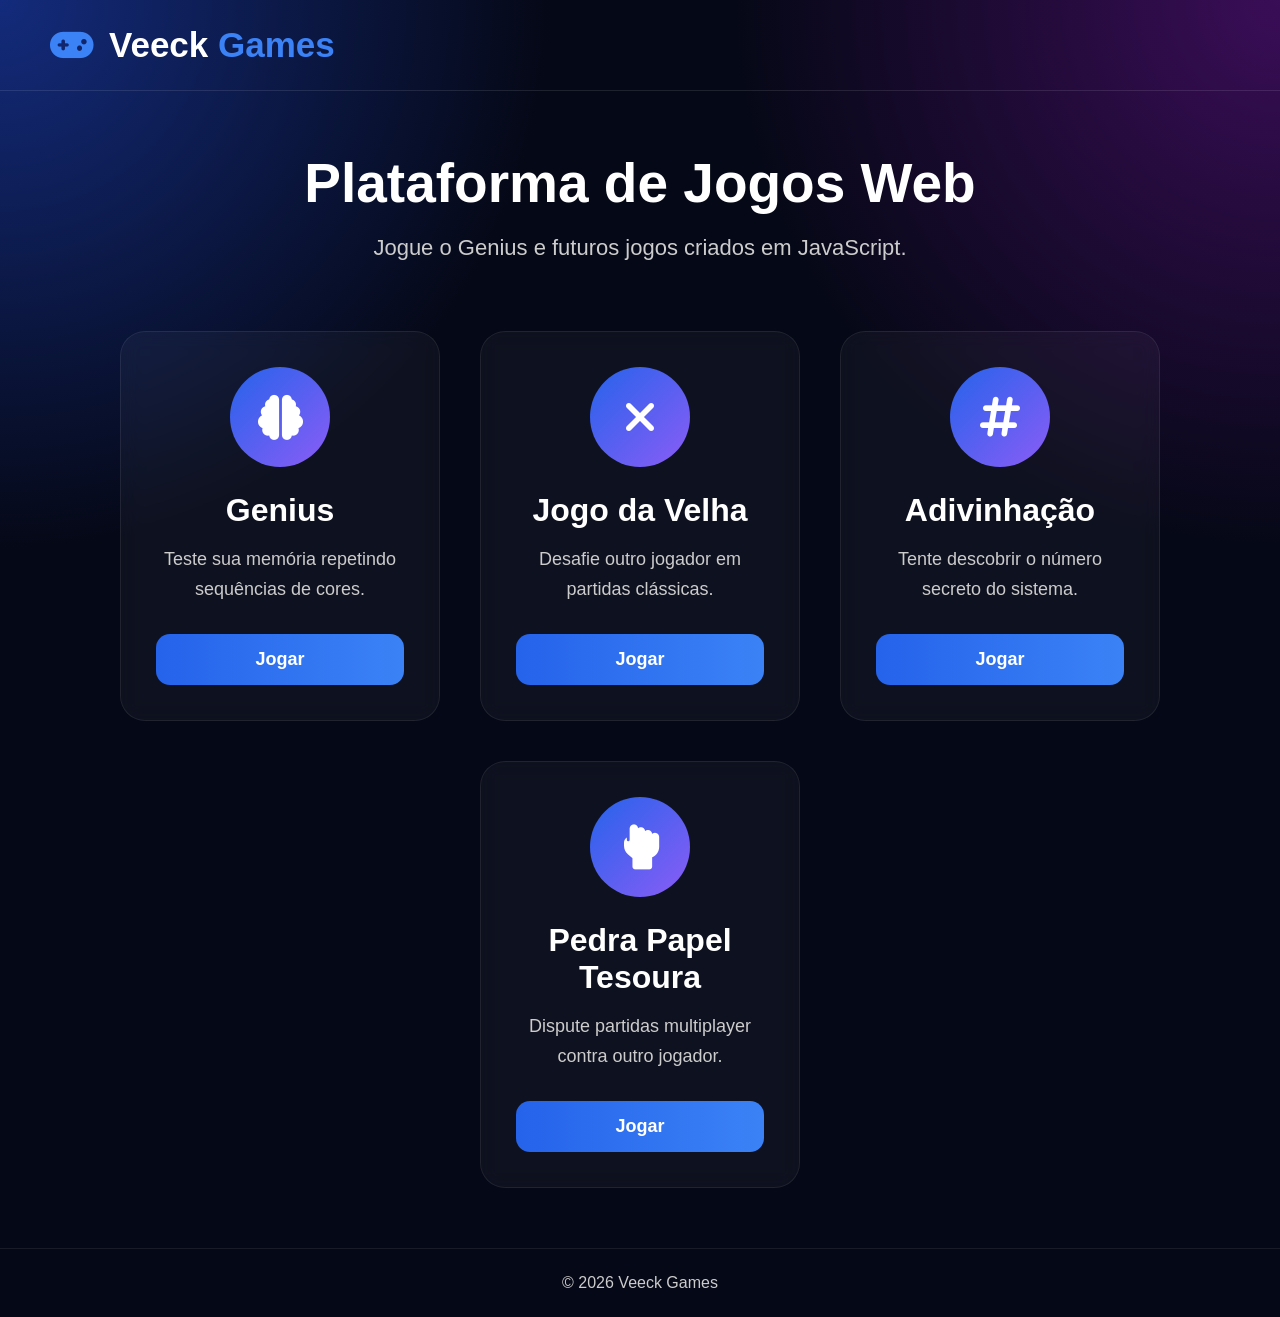
<file: index.html>
<!DOCTYPE html>
<html lang="pt-br">
<head>

    <meta charset="UTF-8">

    <meta name="viewport"
    content="width=device-width, initial-scale=1.0">

    <title>Tela inicial</title>

    <link rel="stylesheet"
    href="style.css">

    <link rel="stylesheet"
    href="https://cdnjs.cloudflare.com/ajax/libs/font-awesome/6.5.1/css/all.min.css">

</head>
<body>

    <header>

        <div class="logo">

            <i class="fa-solid fa-gamepad"></i>

            <h1>Veeck <span>Games</span></h1>

        </div>

    </header>

    <main>

        <section class="hero">

            <h2>

                Plataforma de Jogos Web

            </h2>

            <p>

                Jogue o Genius e futuros jogos
                criados em JavaScript.

            </p>

        </section>

        <section class="games-container">

            <!-- CARD DO GENIUS -->

            <div class="game-card">

                <div class="icon">

                    <i class="fa-solid fa-brain"></i>

                </div>

                <h3>Genius</h3>

                <p>

                    Teste sua memória repetindo
                    sequências de cores.

                </p>

                <button onclick="openGame('Genius/index.html')">

                    Jogar

                </button>


            </div>

            <!-- CARD JOGO DA VELHA -->

<div class="game-card">

    <div class="icon">

        <i class="fa-solid fa-xmark"></i>

    </div>

    <h3>Jogo da Velha</h3>

    <p>

        Desafie outro jogador
        em partidas clássicas.

    </p>

    <button onclick="openGame('Jogo da velha/index.html')">

                    Jogar

    </button>


</div>

<!-- CARD ADIVINHAÇÃO -->

<div class="game-card">

    <div class="icon">

        <i class="fa-solid fa-hashtag"></i>

    </div>

    <h3>Adivinhação</h3>

    <p>

        Tente descobrir o número
        secreto do sistema.

    </p>

    <button onclick="openGame('Advinhação/index.html')">

                    Jogar

    </button>


</div>

<!-- CARD PEDRA PAPEL TESOURA -->

<div class="game-card">

    <div class="icon">

        <i class="fa-solid fa-hand-back-fist"></i>

    </div>

    <h3>Pedra Papel Tesoura</h3>

    <p>

        Dispute partidas multiplayer
        contra outro jogador.

    </p>

    <button onclick="openGame('pedra-papel-tesoura/index.html')">

                    Jogar

    </button>

</div>


        </section>

    </main>

    <footer>

        <p>

            © 2026 Veeck Games

        </p>

    </footer>

    <script src="script.js"></script>

</body>
</html>
</file>
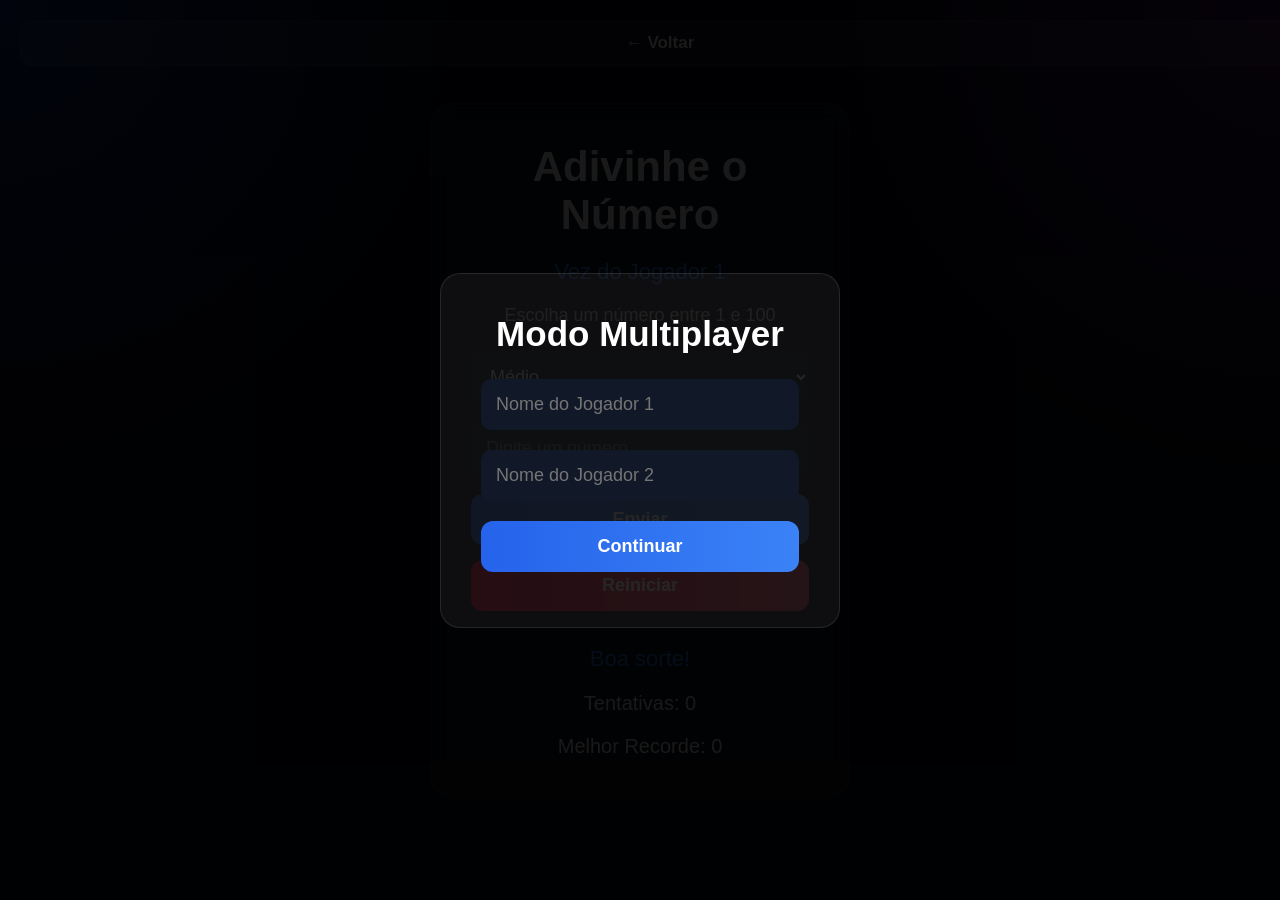
<file: Advinhação/index.html>
<!DOCTYPE html>
<html lang="pt-br">
<head>

    <meta charset="UTF-8">

    <meta name="viewport"
    content="width=device-width, initial-scale=1.0">

    <title>Adivinhação</title>

    <link rel="stylesheet"
    href="css/style.css">

</head>
<body>

    <div class="container">

        <div class="game-box">

            <h1>

                Adivinhe o Número

            </h1>

            <div class="player-turn"
id="playerTurn">

    Vez do Jogador 1

</div>

            <p class="range">

                Escolha um número entre
                <span id="min">1</span>
                e
                <span id="max">100</span>

            </p>

            <select id="difficulty">

                <option value="easy">
                    Fácil
                </option>

                <option value="medium" selected>
                    Médio
                </option>

                <option value="hard">
                    Difícil
                </option>

            </select>

            <input
            type="number"
            id="guessInput"
            placeholder="Digite um número">

            <button onclick="checkGuess()">

                Enviar

            </button>

            <button class="restart-btn"
            onclick="restartGame()">

                Reiniciar

            </button>

            <div class="message"
            id="message">

                Boa sorte!

            </div>

            <div class="attempts">

                Tentativas:
                <span id="attempts">

                    0

                </span>

            </div>

            <div class="record">

                Melhor Recorde:
                <span id="bestScore">

                    0

                </span>

            </div>

        </div>

    </div>

    <!-- TELA VITÓRIA -->

    <div class="victory-screen"
    id="victoryScreen">

        <div class="victory-box">

            <h2>

                Você acertou!

            </h2>

            <p id="victoryText"></p>

            <button onclick="closeVictory()">

                Jogar Novamente

            </button>

        </div>

    </div>

    <script src="js/script.js"></script>

</body>

<button class="back-button"
onclick="goHome()">

    ← Voltar

</button>


<!-- CADASTRO -->

<div class="register-screen"
id="registerScreen">

    <div class="register-box">

        <h2>Modo Multiplayer</h2>

        <input
        type="text"
        id="player1Name"
        placeholder="Nome do Jogador 1">

        <input
        type="text"
        id="player2Name"
        placeholder="Nome do Jogador 2">

        <button onclick="startPlayers()">

            Continuar

        </button>

    </div>

</div>

<!-- RESULTADO FINAL -->

<div class="winner-screen"
id="winnerScreen">

    <div class="winner-box">

        <h2 id="winnerTitle">

            Resultado

        </h2>

        <p id="winnerMessage"></p>

        <button onclick="restartMultiplayer()">

            Jogar Novamente

        </button>

    </div>

</div>
</html>
</file>
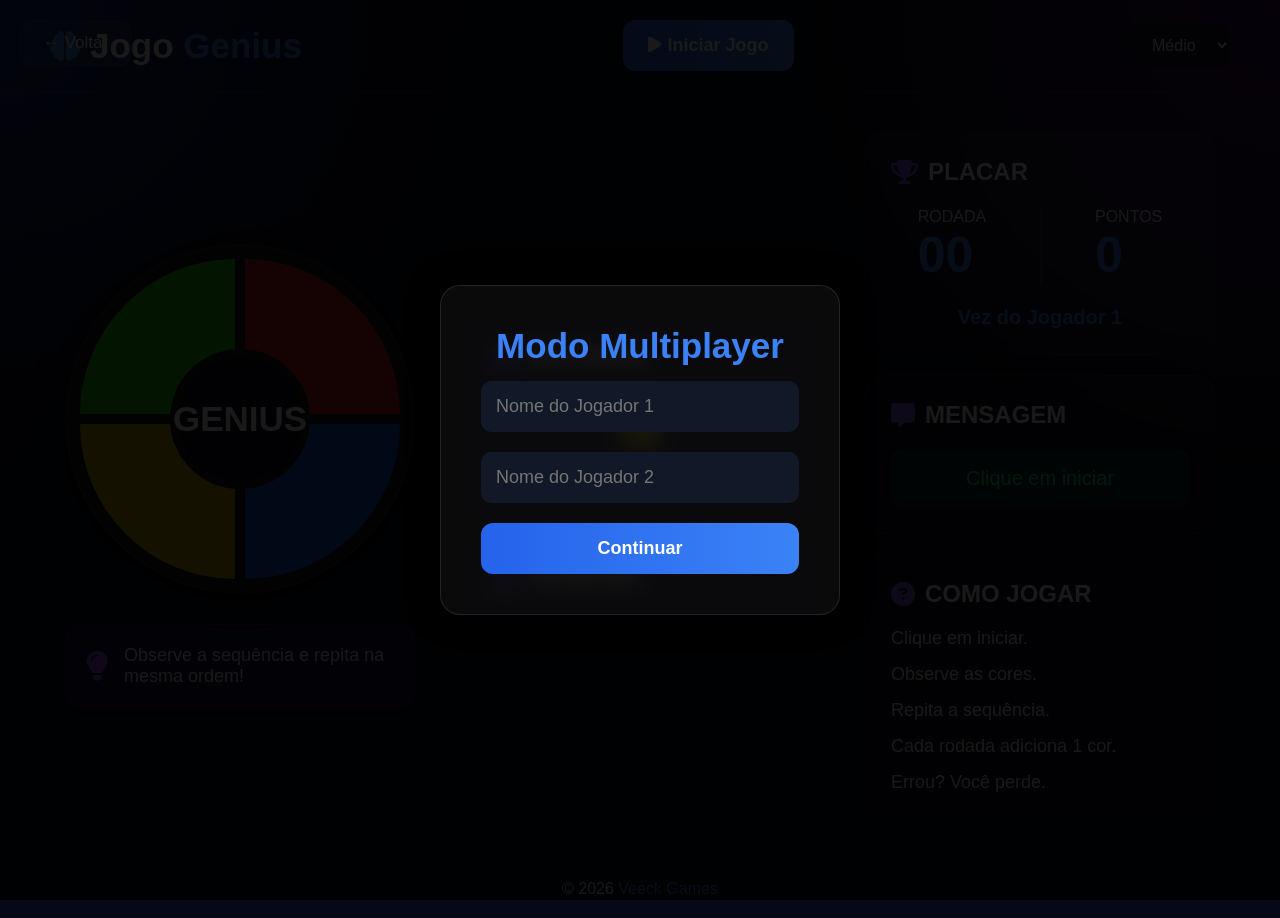
<file: Genius/index.html>
<!DOCTYPE html>
<html lang="pt-br">
<head>
    <meta charset="UTF-8">
    <meta name="viewport" content="width=device-width, initial-scale=1.0">
    <title>Jogo Genius</title>

    <link rel="stylesheet" href="css/style.css">

    <link rel="stylesheet"
    href="https://cdnjs.cloudflare.com/ajax/libs/font-awesome/6.5.1/css/all.min.css">
</head>
<body>

    <header>

        <div class="logo">
            <i class="fa-solid fa-brain"></i>
            <h1>Jogo <span>Genius</span></h1>
        </div>

        <button id="startBtn">
            <i class="fa-solid fa-play"></i>
            Iniciar Jogo
        </button>

        <select id="difficulty">

    <option value="easy">
        Fácil
    </option>

    <option value="medium" selected>
        Médio
    </option>

    <option value="hard">
        Difícil
    </option>

</select>

    </header>

    <main>

        <section class="left-side">

            <div class="genius-board">

                <div class="color green" id="green"></div>

                <div class="color red" id="red"></div>

                <div class="color yellow" id="yellow"></div>

                <div class="color blue" id="blue"></div>

                <div class="center">
                    <h2>GENIUS</h2>
                </div>

            </div>

            <div class="tip-box" id="dicaCard">

                <i class="fa-solid fa-lightbulb"></i>

                <div>
                    <p>
                        Observe a sequência e repita na mesma ordem!
                    </p>
                </div>

            </div>

        </section>

        <section class="right-side">
        
        <div class="card" id="recordCard">
        
            <h3>
                <i class="fa-solid fa-star"></i>
                RECORDE
            </h3>
        
            <div class="record-box">
        
                <span id="bestScore">0</span>
        
                <p>Melhor pontuação</p>
        
            </div>
        
        </div>
        
        <div class="card" id="rankingCard">

<h3>
<i class="fa-solid fa-ranking-star"></i>
RANKING
</h3>

<div id="rankingList">

</div>

</div>

</section>


        <section class="right-side">

            <div class="card">

                <h3>
                    <i class="fa-solid fa-trophy"></i>
                    PLACAR
                </h3>
                

                <div class="score-box">

                    <div>
                        <p>RODADA</p>
                        <span id="round">00</span>
                    </div>

                    <div class="line"></div>

                    <div>
                        <p>PONTOS</p>
                        <span id="score">0</span>
                    </div>

                </div>

                <p id="currentPlayer">

    Vez do Jogador 1

</p>

            </div>

            <div class="card">

                <h3>
                    <i class="fa-solid fa-message"></i>
                    MENSAGEM
                </h3>

                <div class="message-box" id="message">
                    Clique em iniciar
                </div>

            </div>

            <div class="card">

                <h3>
                    <i class="fa-solid fa-circle-question"></i>
                    COMO JOGAR
                </h3>

                <ul>

                    <li>Clique em iniciar.</li>

                    <li>Observe as cores.</li>

                    <li>Repita a sequência.</li>

                    <li>Cada rodada adiciona 1 cor.</li>

                    <li>Errou? Você perde.</li>

                </ul>

            </div>

        </section>

    </main>

    <footer>

        <p>
            © 2026 <span>Veeck Games</span>
        </p>

    </footer>

    <!-- TELA DE DERROTA -->

    <div class="game-over" id="gameOver">

        <div class="game-over-box">

            <h2>Você perdeu!</h2>

            <p>
                Sua pontuação:
                <span id="finalScore">0</span>
            </p>

            <button onclick="restartGame()">
                Jogar Novamente
            </button>
            

            <button class="exit-btn"
             onclick="stopGame()">

        Parar de Jogar

    </button>

        </div>

    </div>

    <script src="js/script.js"></script>

</body>

<button class="back-button"
onclick="goHome()">

    ← Voltar

</button>

<!-- CADASTRO DOS JOGADORES -->

<div class="players-register" id="playersRegister">

    <div class="register-box">

        <h2>Modo Multiplayer</h2>

        <input
        type="text"
        id="player1Name"
        placeholder="Nome do Jogador 1">

        <input
        type="text"
        id="player2Name"
        placeholder="Nome do Jogador 2">

        <button onclick="savePlayers()">

            Continuar

        </button>

    </div>

</div>


</div>
</html>
</file>
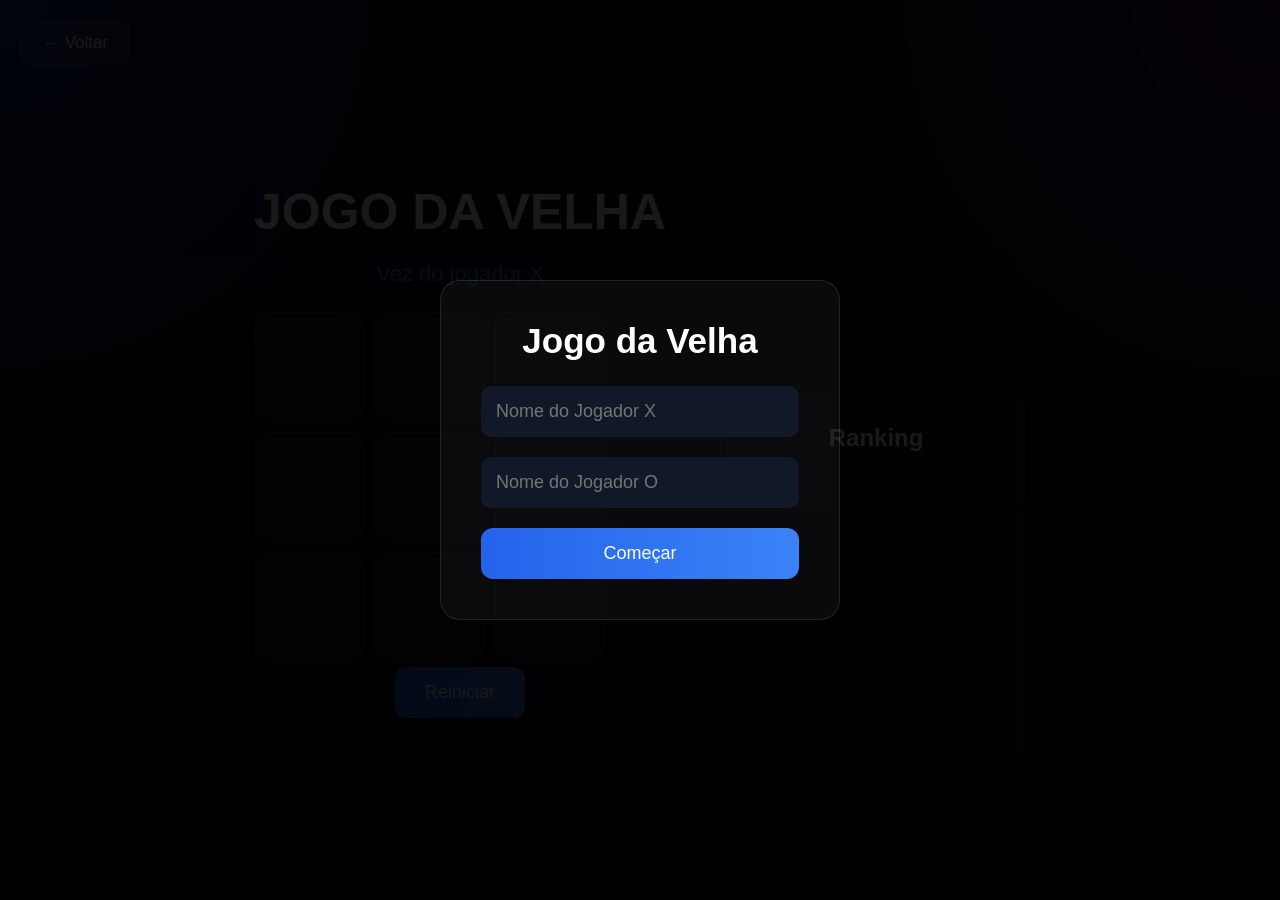
<file: Jogo da velha/index.html>
<!DOCTYPE html>
<html lang="pt-br">
<head>

    <meta charset="UTF-8">

    <meta name="viewport"
    content="width=device-width, initial-scale=1.0">

    <title>Jogo da Velha</title>

    <link rel="stylesheet"
    href="css/style.css">

</head>
<body>

    <!-- CADASTRO -->

    <div class="register-screen"
    id="registerScreen">

        <div class="register-box">

            <h2>Jogo da Velha</h2>

            <input
            type="text"
            id="player1"
            placeholder="Nome do Jogador X">

            <input
            type="text"
            id="player2"
            placeholder="Nome do Jogador O">

            <button onclick="startGame()">

                Começar

            </button>

        </div>

    </div>

    <!-- CONTEÚDO -->

    <main>

        <div class="game-container">

            <h1>JOGO DA VELHA</h1>

            <div class="turn"
            id="turnText">

                Vez do jogador X

            </div>

            <div class="board">

                <div class="cell"
                data-index="0"></div>

                <div class="cell"
                data-index="1"></div>

                <div class="cell"
                data-index="2"></div>

                <div class="cell"
                data-index="3"></div>

                <div class="cell"
                data-index="4"></div>

                <div class="cell"
                data-index="5"></div>

                <div class="cell"
                data-index="6"></div>

                <div class="cell"
                data-index="7"></div>

                <div class="cell"
                data-index="8"></div>

            </div>

            <button class="restart-btn"
            onclick="restartGame()">

                Reiniciar

            </button>

        </div>

        <!-- RANKING -->

        <div class="ranking">

            <h2>Ranking</h2>

            <div id="rankingList"></div>

        </div>

    </main>

    <!-- TELA FINAL -->

    <div class="winner-screen"
    id="winnerScreen">

        <div class="winner-box">

            <h2 id="winnerText">

                Jogador venceu!

            </h2>

            <button onclick="closeWinner()">

                Jogar Novamente

            </button>

        </div>

    </div>

    <script src="js/script.js"></script>

</body>

<button class="back-button"
onclick="goHome()">

    ← Voltar

</button>

</html>
</file>
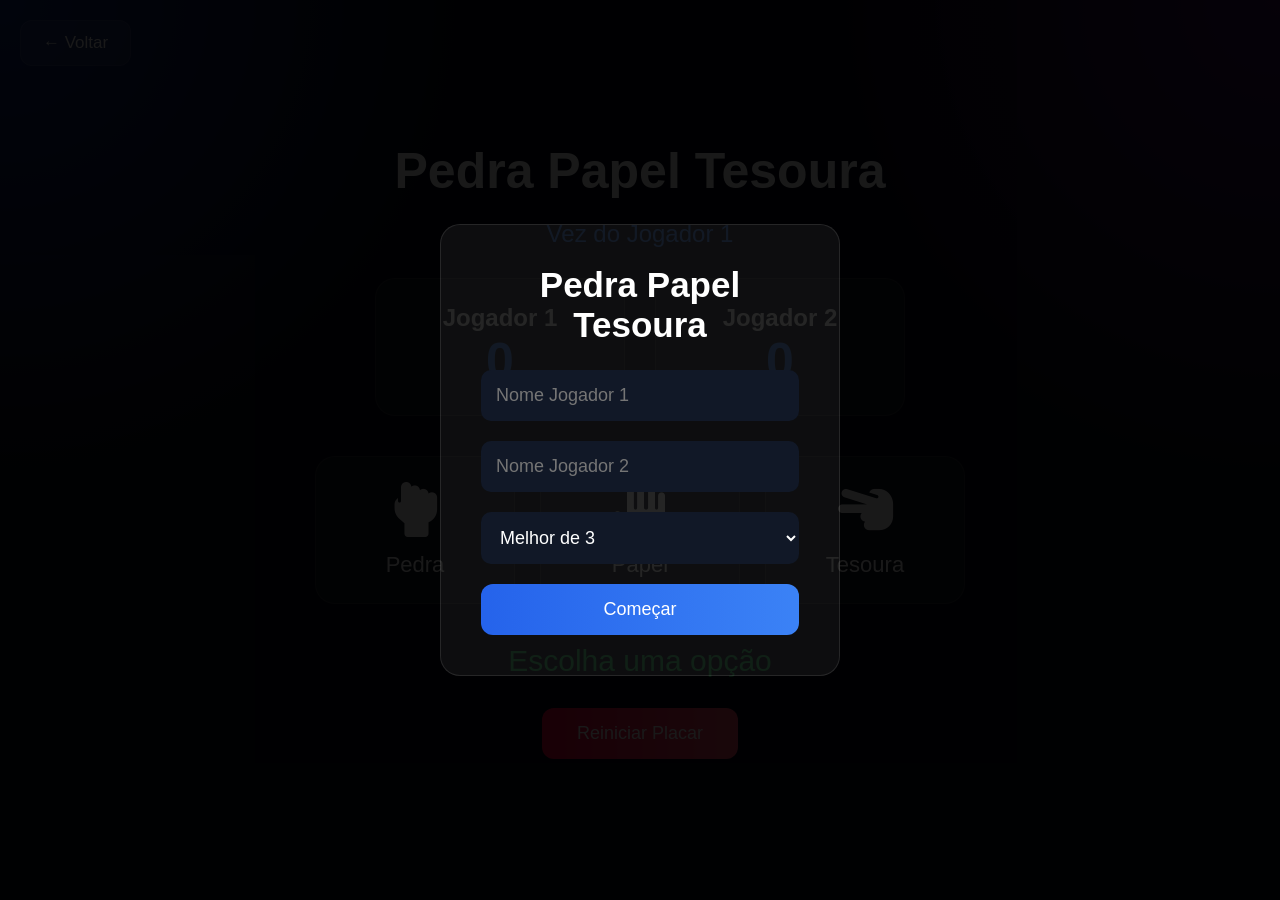
<file: pedra-papel-tesoura/index.html>
<!DOCTYPE html>
<html lang="pt-br">
<head>

    <meta charset="UTF-8">

    <meta name="viewport"
    content="width=device-width, initial-scale=1.0">

    <title>Pedra Papel Tesoura</title>

    <link rel="stylesheet"
    href="css/style.css">

    <link rel="stylesheet"
    href="https://cdnjs.cloudflare.com/ajax/libs/font-awesome/6.5.1/css/all.min.css">

</head>
<body>

    <!-- CADASTRO -->

    <div class="register-screen"
    id="registerScreen">

        <div class="register-box">

            <h2>Pedra Papel Tesoura</h2>

            <input
            type="text"
            id="player1Name"
            placeholder="Nome Jogador 1">

            <input
            type="text"
            id="player2Name"
            placeholder="Nome Jogador 2">

            <select id="gameMode">

                <option value="3">
                    Melhor de 3
                </option>

                <option value="5">
                    Melhor de 5
                </option>

            </select>

            <button onclick="startGame()">

                Começar

            </button>

        </div>

    </div>

    <!-- JOGO -->

    <main>

        <h1>

            Pedra Papel Tesoura

        </h1>

        <div class="turn"
        id="turnText">

            Vez do Jogador 1

        </div>

        <div class="scoreboard">

            <div class="score-card">

                <h2 id="player1Text">

                    Jogador 1

                </h2>

                <span id="score1">

                    0

                </span>

            </div>

            <div class="score-card">

                <h2 id="player2Text">

                    Jogador 2

                </h2>

                <span id="score2">

                    0

                </span>

            </div>

        </div>

        <div class="choices">

            <button
            class="choice"
            onclick="choose('pedra')">

                <i class="fa-solid fa-hand-back-fist"></i>

                Pedra

            </button>

            <button
            class="choice"
            onclick="choose('papel')">

                <i class="fa-solid fa-hand"></i>

                Papel

            </button>

            <button
            class="choice"
            onclick="choose('tesoura')">

                <i class="fa-solid fa-hand-scissors"></i>

                Tesoura

            </button>

        </div>

        <div class="result"
        id="result">

            Escolha uma opção

        </div>

        <button class="reset-btn"
        onclick="resetScore()">

            Reiniciar Placar

        </button>

    </main>

    <!-- TELA FINAL -->

    <div class="winner-screen"
    id="winnerScreen">

        <div class="winner-box">

            <h2 id="winnerText">

                Jogador venceu!

            </h2>

            <button onclick="restartGame()">

                Jogar Novamente

            </button>

        </div>

    </div>

    <script src="js/script.js"></script>

</body>

<button class="back-button"
onclick="goHome()">

    ← Voltar

</button>
</html>
</file>
<file: style.css>
*{
    margin: 0;
    padding: 0;
    box-sizing: border-box;

    font-family: Arial, Helvetica, sans-serif;
}

body{
    min-height: 100vh;

    background:
    radial-gradient(circle at top left, #132b7c, transparent 30%),
    radial-gradient(circle at top right, #3a0d57, transparent 30%),
    #050816;

    color: white;
}

header{
    width: 100%;

    padding: 25px 50px;

    border-bottom:
    1px solid rgba(255,255,255,0.1);
}

.logo{
    display: flex;
    align-items: center;

    gap: 15px;
}

.logo i{
    font-size: 35px;

    color: #3b82f6;
}

.logo h1{
    font-size: 35px;
}

.logo span{
    color: #3b82f6;
}

main{
    width: 100%;

    padding: 60px 40px;
}

.hero{
    text-align: center;

    margin-bottom: 70px;
}

.hero h2{
    font-size: 55px;

    margin-bottom: 20px;
}

.hero p{
    font-size: 22px;

    color: #ccc;
}

.games-container{
    width: 100%;

    display: flex;

    justify-content: center;

    gap: 40px;

    flex-wrap: wrap;
}

.game-card{
    width: 320px;

    background:
    rgba(255,255,255,0.04);

    border:
    1px solid rgba(255,255,255,0.08);

    border-radius: 25px;

    padding: 35px;

    text-align: center;

    backdrop-filter: blur(10px);

    transition: 0.3s;
}

.game-card:hover{
    transform: translateY(-10px);

    box-shadow:
    0 0 25px rgba(59,130,246,0.5);
}

.icon{
    width: 100px;
    height: 100px;

    margin: auto;

    border-radius: 50%;

    background:
    linear-gradient(135deg,#2563eb,#8b5cf6);

    display: flex;

    justify-content: center;
    align-items: center;

    margin-bottom: 25px;
}

.icon i{
    font-size: 45px;
}

.game-card h3{
    font-size: 32px;

    margin-bottom: 15px;
}

.game-card p{
    font-size: 18px;

    color: #ccc;

    line-height: 30px;

    margin-bottom: 30px;
}

.game-card button{
    width: 100%;

    padding: 15px;

    border: none;

    border-radius: 14px;

    background:
    linear-gradient(90deg,#2563eb,#3b82f6);

    color: white;

    font-size: 18px;
    font-weight: bold;

    cursor: pointer;

    transition: 0.3s;
}

.game-card button:hover{
    transform: scale(1.03);

    box-shadow:
    0 0 20px #2563eb;
}

.disabled{
    opacity: 0.6;
}

.disabled button{
    cursor: not-allowed;
}

footer{
    width: 100%;

    padding: 25px;

    text-align: center;

    border-top:
    1px solid rgba(255,255,255,0.08);

    color: #ccc;
}

@media(max-width: 768px){

    .hero h2{
        font-size: 38px;
    }

    .hero p{
        font-size: 18px;
    }

    .game-card{
        width: 100%;
        max-width: 320px;
    }

}
</file>
<file: Advinhação/css/style.css>
*{
    margin: 0;
    padding: 0;
    box-sizing: border-box;

    font-family: Arial, Helvetica, sans-serif;
}

body{
    min-height: 100vh;

    display: flex;

    justify-content: center;
    align-items: center;

    background:
    radial-gradient(circle at top left, #132b7c, transparent 30%),
    radial-gradient(circle at top right, #3a0d57, transparent 30%),
    #050816;

    color: white;

    padding: 20px;
}

.game-box{
    width: 420px;

    background:
    rgba(255,255,255,0.05);

    border:
    1px solid rgba(255,255,255,0.1);

    border-radius: 25px;

    padding: 40px;

    text-align: center;

    backdrop-filter: blur(10px);
}

h1{
    font-size: 42px;

    margin-bottom: 20px;
}

.range{
    color: #ccc;

    margin-bottom: 25px;

    font-size: 18px;
}

select,
input{
    width: 100%;

    padding: 15px;

    border: none;

    border-radius: 12px;

    background: #111827;

    color: white;

    font-size: 18px;

    margin-bottom: 20px;
}

button{
    width: 100%;

    padding: 15px;

    border: none;

    border-radius: 12px;

    background:
    linear-gradient(90deg,#2563eb,#3b82f6);

    color: white;

    font-size: 18px;

    font-weight: bold;

    cursor: pointer;

    transition: 0.3s;

    margin-bottom: 15px;
}

button:hover{
    transform: scale(1.03);

    box-shadow:
    0 0 20px #2563eb;
}

.restart-btn{
    background:
    linear-gradient(90deg,#ff003c,#ff4d6d);
}

.restart-btn:hover{
    box-shadow:
    0 0 20px #ff003c;
}

.message{
    margin-top: 20px;

    font-size: 22px;

    color: #3b82f6;
}

.attempts,
.record{
    margin-top: 20px;

    font-size: 20px;
}

.victory-screen{
    position: fixed;

    top: 0;
    left: 0;

    width: 100%;
    height: 100%;

    background: rgba(0,0,0,0.9);

    display: none;

    justify-content: center;
    align-items: center;

    z-index: 1000;
}

.victory-box{
    width: 400px;

    background:
    rgba(255,255,255,0.05);

    border:
    1px solid rgba(255,255,255,0.1);

    border-radius: 20px;

    padding: 40px;

    text-align: center;
}

.victory-box h2{
    font-size: 40px;

    margin-bottom: 20px;
}

.victory-box p{
    margin-bottom: 25px;

    font-size: 20px;
}

@media(max-width: 480px){

    .game-box{
        width: 100%;
    }

    h1{
        font-size: 32px;
    }

}

/* MULTIPLAYER */

.register-screen,
.winner-screen{
    position: fixed;

    top: 0;
    left: 0;

    width: 100%;
    height: 100%;

    background: rgba(0,0,0,0.9);

    display: flex;

    justify-content: center;
    align-items: center;

    z-index: 1000;
}

.winner-screen{
    display: none;
}

.register-box,
.winner-box{
    width: 400px;

    background:
    rgba(255,255,255,0.05);

    border:
    1px solid rgba(255,255,255,0.1);

    border-radius: 20px;

    padding: 40px;

    text-align: center;
}

.register-box h2,
.winner-box h2{
    font-size: 35px;

    margin-bottom: 25px;
}

.register-box input{
    width: 100%;

    padding: 15px;

    margin-bottom: 20px;

    border: none;

    border-radius: 10px;

    background: #111827;

    color: white;

    font-size: 18px;
}

.player-turn{
    margin-bottom: 20px;

    font-size: 22px;

    color: #3b82f6;

    text-align: center;
}


/* BOTÃO VOLTAR */

.back-button{
    position: fixed;

    top: 20px;
    left: 20px;

    padding: 12px 22px;

    border: none;

    border-radius: 12px;

    background:
    rgba(255,255,255,0.08);

    border:
    1px solid rgba(255,255,255,0.1);

    color: white;

    font-size: 17px;

    cursor: pointer;

    transition: 0.3s;

    z-index: 999;
}

.back-button:hover{

    transform: translateY(-3px);

    background:
    #2563eb;

    box-shadow:
    0 0 15px #2563eb;
}
</file>
<file: Genius/css/style.css>
*{
    margin: 0;
    padding: 0;
    box-sizing: border-box;
    font-family: Arial, Helvetica, sans-serif;
}

body{
    min-height: 100vh;

    background:
    radial-gradient(circle at top left, #132b7c, transparent 30%),
    radial-gradient(circle at top right, #3a0d57, transparent 30%),
    #050816;

    color: white;
}

header{
    width: 100%;

    display: flex;
    justify-content: space-between;
    align-items: center;

    padding: 20px 50px;

    border-bottom: 1px solid rgba(255,255,255,0.1);
}

.logo{
    display: flex;
    align-items: center;
    gap: 10px;
}

.logo i{
    font-size: 30px;
    color: #3b82f6;
}

.logo h1{
    font-size: 35px;
}

.logo span{
    color: #3b82f6;
}

#startBtn{
    padding: 15px 25px;

    border: none;
    border-radius: 12px;

    background: linear-gradient(90deg,#2563eb,#3b82f6);

    color: white;
    font-size: 18px;
    font-weight: bold;

    cursor: pointer;

    transition: 0.3s;
}

#startBtn:hover{
    transform: scale(1.05);

    box-shadow: 0 0 20px #2563eb;
}

main{
    width: 100%;

    display: flex;
    justify-content: center;
    align-items: center;

    gap: 50px;

    padding: 40px;
}

.left-side{
    display: flex;
    flex-direction: column;
    align-items: center;
    gap: 30px;
}

.genius-board{
    width: 350px;
    height: 350px;

    border-radius: 50%;

    background: #111;

    position: relative;

    display: grid;
    grid-template-columns: 1fr 1fr;

    gap: 10px;

    padding: 15px;

    box-shadow:
    0 0 30px rgba(0,0,0,0.8),
    inset 0 0 15px rgba(255,255,255,0.1);
}

.color{
    cursor: pointer;

    opacity: 0.85;

    transition: 0.2s;
}

.color:hover{
    opacity: 1;
}

.green{
    background: #1eff00;

    border-top-left-radius: 100%;
}

.red{
    background: #ff1e1e;

    border-top-right-radius: 100%;
}

.yellow{
    background: #ffcc00;

    border-bottom-left-radius: 100%;
}

.blue{
    background: #0066ff;

    border-bottom-right-radius: 100%;
}

.center{
    width: 140px;
    height: 140px;

    border-radius: 50%;

    background: #0b0f1a;

    position: absolute;

    top: 50%;
    left: 50%;

    transform: translate(-50%,-50%);

    display: flex;
    justify-content: center;
    align-items: center;

    border: 8px solid #111;
}

.center h2{
    font-size: 35px;
}

.active{
    filter: brightness(1.8);

    box-shadow:
    0 0 25px white,
    0 0 50px white;
}

.tip-box{
    width: 350px;

    background: rgba(132,0,255,0.15);

    border: 1px solid rgba(132,0,255,0.3);

    padding: 20px;

    border-radius: 18px;

    display: flex;
    align-items: center;
    gap: 15px;
}

.tip-box i{
    font-size: 30px;
    color: #a855f7;
}

.tip-box p{
    font-size: 18px;
}

.right-side{
    width: 350px;
    max-width: 100%;

    display: flex;
    flex-direction: column;

    gap: 20px;
}

.card{
    background: rgba(255,255,255,0.03);

    border: 1px solid rgba(255,255,255,0.08);

    border-radius: 20px;

    padding: 25px;

    backdrop-filter: blur(10px);
}

.card h3{
    margin-bottom: 20px;

    font-size: 24px;

    display: flex;
    align-items: center;
    gap: 10px;
}

.card h3 i{
    color: #8b5cf6;
}

.score-box{
    display: flex;
    justify-content: space-around;
    align-items: center;
}

.score-box span{
    font-size: 50px;
    font-weight: bold;
    color: #3b82f6;
}

.line{
    width: 2px;
    height: 80px;

    background: rgba(255,255,255,0.1);
}

.message-box{
    background: rgba(0,255,128,0.1);

    color: #00ff88;

    padding: 18px;

    border-radius: 12px;

    text-align: center;

    font-size: 20px;
}

.card ul{
    display: flex;
    flex-direction: column;
    gap: 15px;

    list-style: none;
}

.card li{
    font-size: 18px;
}

footer{
    padding: 20px;

    text-align: center;

    border-top: 1px solid rgba(255,255,255,0.1);
}

footer span{
    color: #3b82f6;
}

/* TELA DE DERROTA */

.game-over{
    position: fixed;

    top: 0;
    left: 0;

    width: 100%;
    height: 100%;

    background: rgba(0,0,0,0.8);

    display: none;

    justify-content: center;
    align-items: center;

    z-index: 999;
}

.game-over-box{
    width: 350px;

    background: #111827;

    border: 2px solid #ff003c;

    border-radius: 20px;

    padding: 40px;

    text-align: center;

    box-shadow: 0 0 30px #ff003c;
}

.game-over-box h2{
    color: #ff003c;

    font-size: 40px;

    margin-bottom: 20px;
}

.game-over-box p{
    font-size: 24px;

    margin-bottom: 25px;
}

.game-over-box button{
    display: block;

    width: 100%;

    padding: 15px 30px;

    margin-top: 20px;

    border: none;

    border-radius: 10px;

    background: #2563eb;

    color: white;

    font-size: 18px;

    cursor: pointer;
}

@media(max-width: 900px){

    main{
        flex-direction: column;
    }

}

/* CADASTRO */

.register-screen{
    position: fixed;

    top: 0;
    left: 0;

    width: 100%;
    height: 100%;

    background: #050816;

    display: flex;
    justify-content: center;
    align-items: center;

    z-index: 1000;
}

.register-box{
    width: 400px;

    background: rgba(255,255,255,0.04);

    border: 1px solid rgba(255,255,255,0.1);

    border-radius: 20px;

    padding: 40px;

    text-align: center;

    backdrop-filter: blur(10px);

    box-shadow: 0 0 30px rgba(0,0,0,0.7);
}

.register-box h2{
    font-size: 35px;

    margin-bottom: 15px;

    color: #3b82f6;
}

.register-box p{
    margin-bottom: 25px;

    color: #ccc;
}

.register-box input{
    width: 100%;

    padding: 15px;

    border: none;

    border-radius: 12px;

    outline: none;

    margin-bottom: 20px;

    font-size: 18px;

    background: #111827;

    color: white;
}

.register-box button{
    width: 100%;

    padding: 15px;

    border: none;

    border-radius: 12px;

    background: linear-gradient(90deg,#2563eb,#3b82f6);

    color: white;

    font-size: 18px;
    font-weight: bold;

    cursor: pointer;
}

/* RANKING */

#rankingList{
    display: flex;
    flex-direction: column;
    gap: 12px;
    width: 300px;
}

.ranking-item{
    background: rgba(255,255,255,0.05);

    border-radius: 12px;

    padding: 15px;

    display: flex;
    justify-content: space-between;
    align-items: center;

    font-size: 18px;
}

.ranking-item span{
    color: #3b82f6;

    font-weight: bold;
}

.record-box{
    display: flex;

    flex-direction: column;

    justify-content: center;
    align-items: center;

    gap: 10px;

    width: 300px;
}

.record-box span{
    font-size: 60px;

    font-weight: bold;

    color: #ffd700;

    text-shadow: 0 0 20px #ffd700;
}

.record-box p{
    color: #ccc;

    font-size: 18px;
}

.board-active{
    
    transform:
    scale(1.58)
    translateX(140px);

    transition: 0.4s;
}

.hide-ui{
    display: none;
}

/* RESPONSIVIDADE  */

@media(max-width: 1200px){

    main{
        flex-direction: column;

        justify-content: center;
        align-items: center;

        gap: 40px;
    }

    .board-active{
        transform:
        scale(1.03)
        translateX(0px);
    }

}

@media(max-width: 768px){

    header{
        flex-direction: column;

        gap: 20px;

        text-align: center;
    }

    .logo h1{
        font-size: 28px;
    }

    #startBtn{
        width: 100%;
    }

    main{
        padding: 20px;
    }

    .genius-board{
        width: 280px;
        height: 280px;
    }

    .center{
        width: 100px;
        height: 100px;
    }

    .center h2{
        font-size: 25px;
    }

    .tip-box{
        width: 280px;
    }

    .tip-box p{
        font-size: 15px;
    }

    .right-side{
        width: 280px;
    }

    .card{
        padding: 20px;
    }

    .card h3{
        font-size: 20px;
    }

    .score-box span{
        font-size: 35px;
    }

    .message-box{
        font-size: 16px;
    }

    .card li{
        font-size: 15px;
    }

    .game-over-box{
        width: 90%;
    }

    .register-box{
        width: 90%;
    }

}

@media(max-width: 480px){

    .genius-board{
        width: 230px;
        height: 230px;
    }

    .center{
        width: 80px;
        height: 80px;
    }

    .center h2{
        font-size: 18px;
    }

    .tip-box{
        width: 100%;

        max-width: 280px;

        padding: 15px;
    }


    .right-side{
        width: 230px;
    }

    .score-box{
        flex-direction: column;

        gap: 15px;
    }

    .line{
        display: none;
    }

    .score-box span{
        font-size: 28px;
    }

    footer{
        font-size: 14px;
    }

}

@media(max-width: 480px){

    .right-side{
        width: 100%;
    }

    .card{
        width: 100%;
    }

    #rankingList{
        width: 100%;
    }

    .ranking-item{
        width: 100%;

        font-size: 14px;

        padding: 12px;
    }

    .record-box span{
        font-size: 40px;
    }

    .record-box p{
        font-size: 14px;
    }

}

#difficulty{
    padding: 12px 18px;

    border: none;

    border-radius: 10px;

    background: #111827;

    color: white;

    font-size: 16px;

    outline: none;

    margin-left: 15px;
}

/* MULTIPLAYER */

.players-register{
    position: fixed;

    top: 0;
    left: 0;

    width: 100%;
    height: 100%;

    background: rgba(0,0,0,0.9);

    display: flex;
    justify-content: center;
    align-items: center;

    z-index: 2000;
}

.players-register input{
    width: 100%;

    padding: 15px;

    margin-bottom: 20px;

    border: none;

    border-radius: 10px;

    background: #111827;

    color: white;

    font-size: 18px;
}

#currentPlayer{
    margin-top: 20px;

    text-align: center;

    color: #3b82f6;

    font-size: 20px;

    font-weight: bold;
}


/* BOTÃO VOLTAR */

.back-button{
    position: fixed;

    top: 20px;
    left: 20px;

    padding: 12px 22px;

    border: none;

    border-radius: 12px;

    background:
    rgba(255,255,255,0.08);

    border:
    1px solid rgba(255,255,255,0.1);

    color: white;

    font-size: 17px;

    cursor: pointer;

    transition: 0.3s;

    z-index: 999;
}

.back-button:hover{

    transform: translateY(-3px);

    background:
    #2563eb;

    box-shadow:
    0 0 15px #2563eb;
}
</file>
<file: Jogo da velha/css/style.css>
*{
    margin: 0;
    padding: 0;
    box-sizing: border-box;

    font-family: Arial, Helvetica, sans-serif;
}

body{
    min-height: 100vh;

    background:
    radial-gradient(circle at top left, #132b7c, transparent 30%),
    radial-gradient(circle at top right, #3a0d57, transparent 30%),
    #050816;

    color: white;
}

main{
    width: 100%;

    min-height: 100vh;

    display: flex;

    justify-content: center;
    align-items: center;

    gap: 60px;

    padding: 40px;

    flex-wrap: wrap;
}

.game-container{
    text-align: center;
}

h1{
    font-size: 50px;

    margin-bottom: 20px;
}

.turn{
    margin-bottom: 25px;

    font-size: 22px;

    color: #3b82f6;
}

.board{
    width: 330px;
    height: 330px;

    display: grid;

    grid-template-columns:
    repeat(3,1fr);

    gap: 10px;
}

.cell{
    background: rgba(255,255,255,0.05);

    border:
    1px solid rgba(255,255,255,0.1);

    width: 110px;
    height: 110px;
    border-radius: 15px;

    display: flex;

    justify-content: center;
    align-items: center;

    font-size: 55px;

    font-weight: bold;

    overflow: hidden;

    cursor: pointer;

    transition: 0.3s;
}

.cell:hover{
    background: rgba(59,130,246,0.2);
}

.restart-btn{
    margin-top: 25px;

    padding: 15px 30px;

    border: none;

    border-radius: 12px;

    background:
    linear-gradient(90deg,#2563eb,#3b82f6);

    color: white;

    font-size: 18px;

    cursor: pointer;
}

.ranking{
    width: 300px;

    background:
    rgba(255,255,255,0.04);

    border:
    1px solid rgba(255,255,255,0.08);

    border-radius: 20px;

    padding: 30px;
}

.ranking h2{
    margin-bottom: 25px;

    text-align: center;
}

.ranking-item{
    background:
    rgba(255,255,255,0.05);

    padding: 15px;

    border-radius: 12px;

    margin-bottom: 15px;

    display: flex;

    justify-content: space-between;
}

.register-screen,
.winner-screen{
    position: fixed;

    top: 0;
    left: 0;

    width: 100%;
    height: 100%;

    background: rgba(0,0,0,0.9);

    display: flex;

    justify-content: center;
    align-items: center;

    z-index: 1000;
}

.winner-screen{
    display: none;
}

.register-box,
.winner-box{
    width: 400px;

    background:
    rgba(255,255,255,0.04);

    border:
    1px solid rgba(255,255,255,0.1);

    border-radius: 20px;

    padding: 40px;

    text-align: center;
}

.register-box h2,
.winner-box h2{
    margin-bottom: 25px;

    font-size: 35px;
}

.register-box input{
    width: 100%;

    padding: 15px;

    margin-bottom: 20px;

    border: none;

    border-radius: 10px;

    background: #111827;

    color: white;

    font-size: 18px;
}

.register-box button,
.winner-box button{
    width: 100%;

    padding: 15px;

    border: none;

    border-radius: 12px;

    background:
    linear-gradient(90deg,#2563eb,#3b82f6);

    color: white;

    font-size: 18px;

    cursor: pointer;
}

@media(max-width: 768px){

    .board{
        width: 280px;
        height: 280px;
    }

    .cell{
    font-size: 40px;
}

    h1{
        font-size: 35px;
    }

}


/* BOTÃO VOLTAR */

.back-button{
    position: fixed;

    top: 20px;
    left: 20px;

    padding: 12px 22px;

    border: none;

    border-radius: 12px;

    background:
    rgba(255,255,255,0.08);

    border:
    1px solid rgba(255,255,255,0.1);

    color: white;

    font-size: 17px;

    cursor: pointer;

    transition: 0.3s;

    z-index: 999;
}

.back-button:hover{

    transform: translateY(-3px);

    background:
    #2563eb;

    box-shadow:
    0 0 15px #2563eb;
}
</file>
<file: pedra-papel-tesoura/css/style.css>
*{
    margin: 0;
    padding: 0;
    box-sizing: border-box;

    font-family: Arial, Helvetica, sans-serif;
}

body{
    min-height: 100vh;

    background:
    radial-gradient(circle at top left, #132b7c, transparent 30%),
    radial-gradient(circle at top right, #3a0d57, transparent 30%),
    #050816;

    color: white;

    display: flex;

    justify-content: center;
    align-items: center;

    padding: 20px;
}

main{
    width: 100%;
    max-width: 900px;

    text-align: center;
}

h1{
    font-size: 50px;

    margin-bottom: 20px;
}

.turn{
    font-size: 24px;

    color: #3b82f6;

    margin-bottom: 30px;
}

.scoreboard{
    display: flex;

    justify-content: center;

    gap: 30px;

    margin-bottom: 40px;

    flex-wrap: wrap;
}

.score-card{
    width: 250px;

    background:
    rgba(255,255,255,0.05);

    border:
    1px solid rgba(255,255,255,0.1);

    border-radius: 20px;

    padding: 25px;
}

.score-card span{
    font-size: 50px;

    font-weight: bold;

    color: #3b82f6;
}

.choices{
    display: flex;

    justify-content: center;

    gap: 25px;

    flex-wrap: wrap;

    margin-bottom: 40px;
}

.choice{
    width: 200px;

    padding: 25px;

    border: none;

    border-radius: 20px;

    background:
    rgba(255,255,255,0.05);

    border:
    1px solid rgba(255,255,255,0.1);

    color: white;

    font-size: 22px;

    cursor: pointer;

    transition: 0.3s;

    display: flex;

    flex-direction: column;

    align-items: center;

    gap: 15px;
}

.choice i{
    font-size: 55px;
}

.choice:hover{
    transform: scale(1.05);

    box-shadow:
    0 0 20px #3b82f6;
}

.result{
    font-size: 30px;

    margin-bottom: 30px;

    color: #22c55e;
}

.reset-btn{
    padding: 15px 35px;

    border: none;

    border-radius: 12px;

    background:
    linear-gradient(90deg,#ff003c,#ff4d6d);

    color: white;

    font-size: 18px;

    cursor: pointer;
}

.register-screen,
.winner-screen{
    position: fixed;

    top: 0;
    left: 0;

    width: 100%;
    height: 100%;

    background: rgba(0,0,0,0.9);

    display: flex;

    justify-content: center;
    align-items: center;

    z-index: 1000;
}

.winner-screen{
    display: none;
}

.register-box,
.winner-box{
    width: 400px;

    background:
    rgba(255,255,255,0.05);

    border:
    1px solid rgba(255,255,255,0.1);

    border-radius: 20px;

    padding: 40px;

    text-align: center;
}

.register-box h2,
.winner-box h2{
    font-size: 35px;

    margin-bottom: 25px;
}

.register-box input,
.register-box select{
    width: 100%;

    padding: 15px;

    margin-bottom: 20px;

    border: none;

    border-radius: 10px;

    background: #111827;

    color: white;

    font-size: 18px;
}

.register-box button,
.winner-box button{
    width: 100%;

    padding: 15px;

    border: none;

    border-radius: 12px;

    background:
    linear-gradient(90deg,#2563eb,#3b82f6);

    color: white;

    font-size: 18px;

    cursor: pointer;
}

@media(max-width: 768px){

    h1{
        font-size: 35px;
    }

    .choice{
        width: 100%;
        max-width: 250px;
    }

}

/* BOTÃO VOLTAR */

.back-button{
    position: fixed;

    top: 20px;
    left: 20px;

    padding: 12px 22px;

    border: none;

    border-radius: 12px;

    background:
    rgba(255,255,255,0.08);

    border:
    1px solid rgba(255,255,255,0.1);

    color: white;

    font-size: 17px;

    cursor: pointer;

    transition: 0.3s;

    z-index: 999;
}

.back-button:hover{

    transform: translateY(-3px);

    background:
    #2563eb;

    box-shadow:
    0 0 15px #2563eb;
}
</file>
